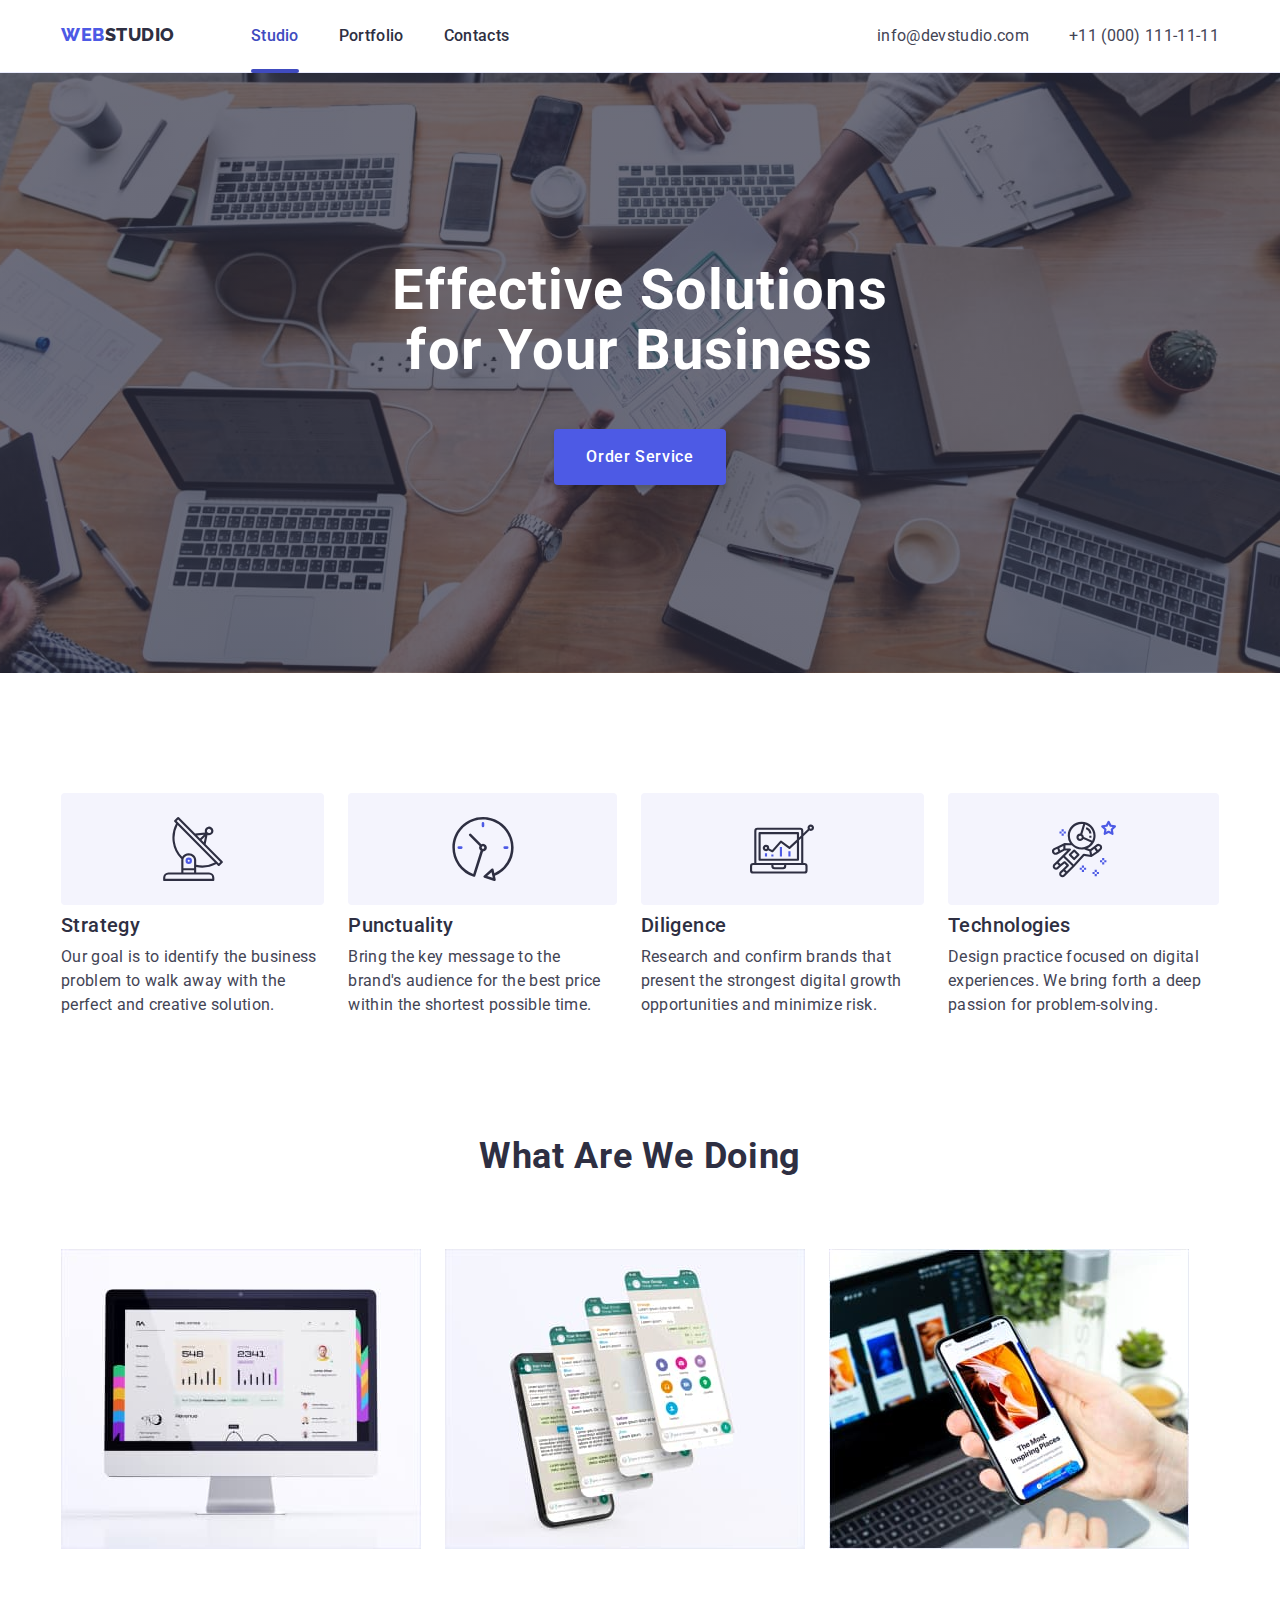
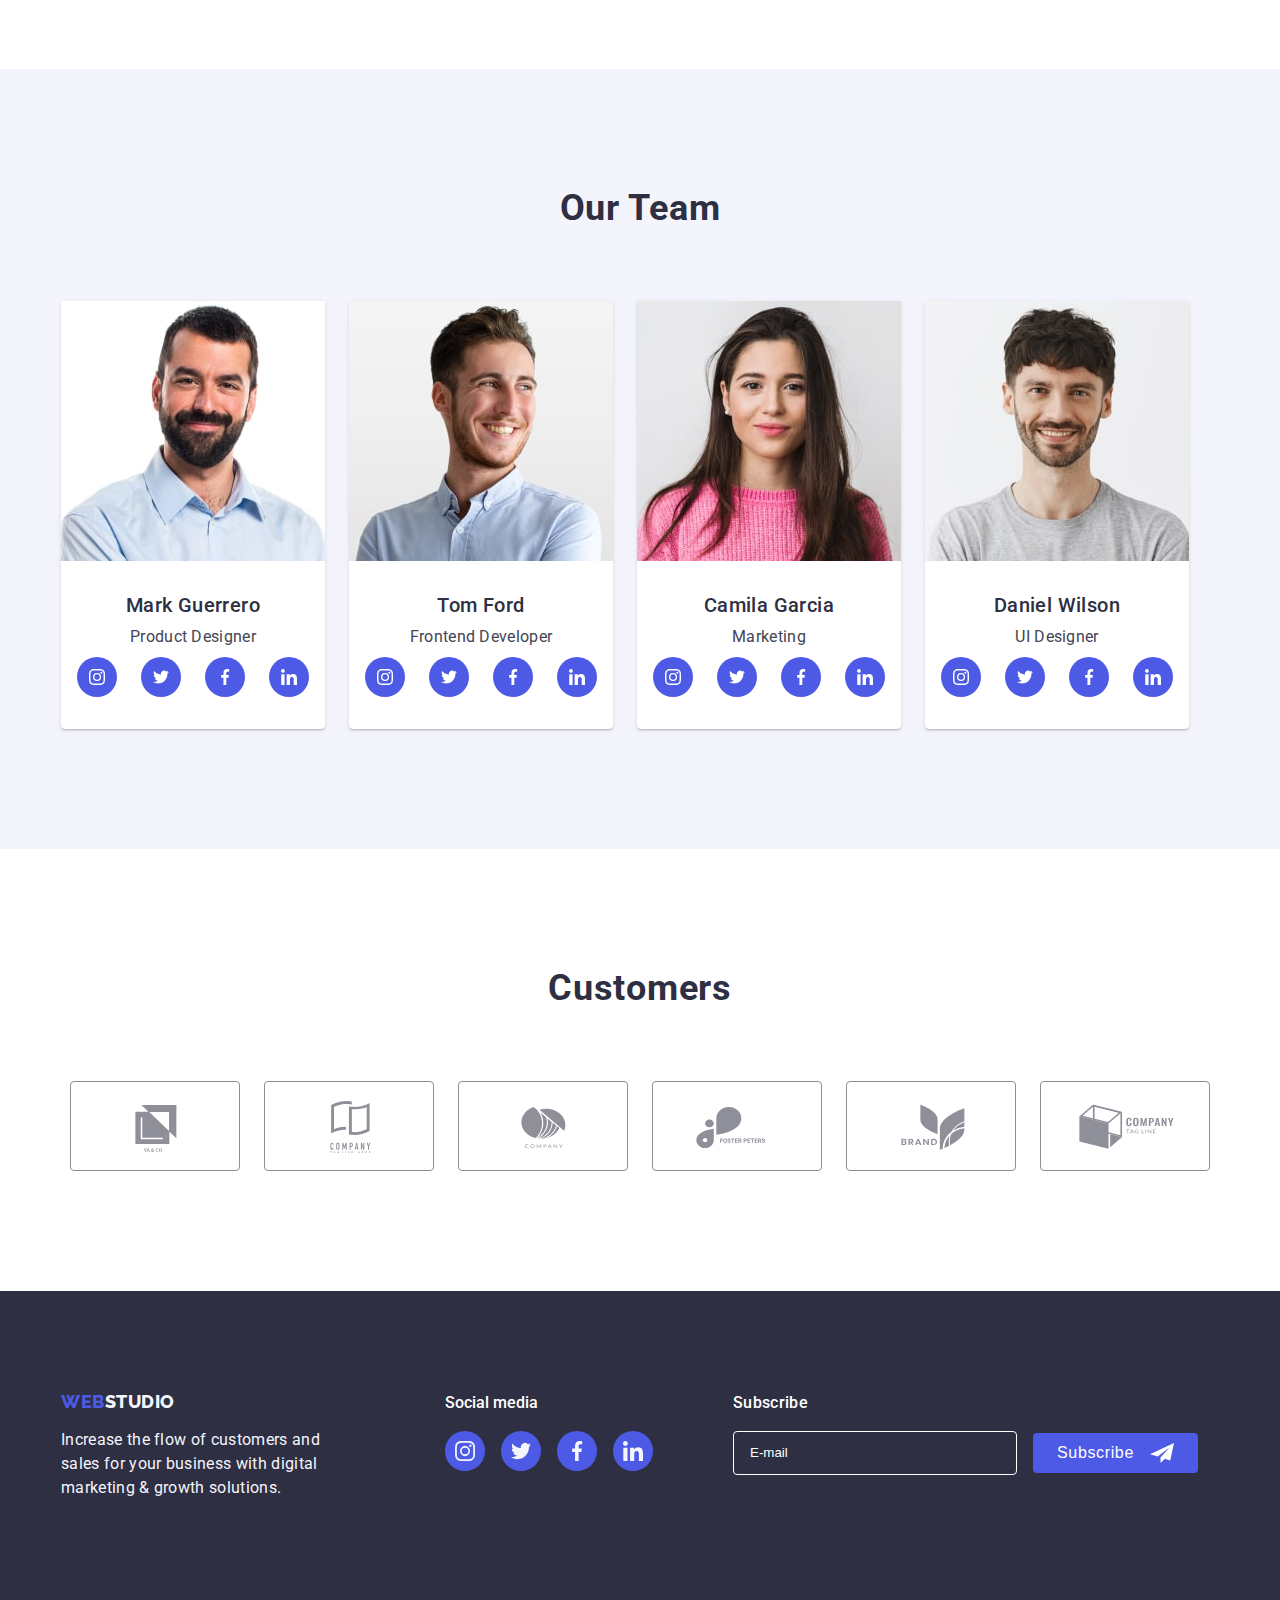
<file: index.html>
<!DOCTYPE html>
<html lang="en">
  <head>
    <meta charset="UTF-8" />
    <meta http-equiv="X-UA-Compatible" content="IE=edge" />
    <meta name="viewport" content="width=device-width, initial-scale=1.0" />
    <title>WebStudio</title>
    <link rel="preconnect" href="https://fonts.googleapis.com" />
    <link rel="preconnect" href="https://fonts.gstatic.com" crossorigin />
    <link
      href="https://fonts.googleapis.com/css2?family=Raleway:wght@800&family=Roboto:wght@400;500;700;900&display=swap"
      rel="stylesheet"
    />
    <link
      rel="stylesheet"
      href="https://cdnjs.cloudflare.com/ajax/libs/modern-normalize/1.1.0/modern-normalize.min.css"
      integrity="sha512-wpPYUAdjBVSE4KJnH1VR1HeZfpl1ub8YT/NKx4PuQ5NmX2tKuGu6U/JRp5y+Y8XG2tV+wKQpNHVUX03MfMFn9Q=="
      crossorigin="anonymous"
      referrerpolicy="no-referrer"
    />
    <link rel="stylesheet" href="./css/styles.css" />
  </head>
  <body>
    <header class="header">
      <div class="container">
        <nav class="header-navigation main-navigation">
          <a class="logo-link link" href="./index.html"
            >Web<span class="header-span">Studio</span>
          </a>
          <ul class="header-list list">
            <li class="header-item">
              <a class="header-link link curent active-link" href="./index.html"
                >Studio</a
              >
            </li>
            <li class="header-item">
              <a class="header-link link" href="./portfolio.html">Portfolio</a>
            </li>
            <li class="header-item">
              <a class="header-link link" href="">Contacts</a>
            </li>
          </ul>

          <address class="header-contacts main-navigation">
            <ul class="contacts-list list">
              <li class="contact-item">
                <a class="contact-link link" href="mailto:info@devstudio.com"
                  >info@devstudio.com</a
                >
              </li>
              <li class="contact-item">
                <a class="contact-link link" href="tel:+110001111111"
                  >+11 (000) 111-11-11</a
                >
              </li>
            </ul>
          </address>
        </nav>
      </div>
    </header>

    <main>
      <div class="overlay">
        <section class="hero">
          <h1 class="hero-title">Effective Solutions<br />for Your Business</h1>
          <button class="hero-button" data-modal-open type="button">
            Order Service
          </button>
        </section>
      </div>

      <section class="features section">
        <div class="container">
          <h2 class="visually-hidden features-title">Features</h2>
          <ul class="features-list list">
            <li class="features-item icon-antenna">
              <div class="features-background-icon">
                <svg class="sambol-defs-icon" width="64" height="64">
                  <use href="./images/icons.svg#icon-antenna"></use>
                </svg>
              </div>
              <h3 class="features-subtitle">Strategy</h3>
              <p class="features-text">
                Our goal is to identify the business problem to walk away with
                the perfect and creative solution.
              </p>
            </li>
            <li class="features-item">
              <div class="features-background-icon">
                <svg class="symbol-defs-icon" width="64" height="64">
                  <use href="./images/icons.svg#icon-clock"></use>
                </svg>
              </div>
              <h3 class="features-subtitle">Punctuality</h3>
              <p class="features-text">
                Bring the key message to the brand's audience for the best price
                within the shortest possible time.
              </p>
            </li>
            <li class="features-item">
              <div class="features-background-icon">
                <svg class="symbol-defs-icon" width="64" height="64">
                  <use href="./images/icons.svg#icon-diagram"></use>
                </svg>
              </div>
              <h3 class="features-subtitle">Diligence</h3>
              <p class="features-text">
                Research and confirm brands that present the strongest digital
                growth opportunities and minimize risk.
              </p>
            </li>
            <li class="features-item">
              <div class="features-background-icon">
                <svg class="symbol-defs-icon" width="64" height="64">
                  <use href="./images/icons.svg#icon-astronaut"></use>
                </svg>
              </div>
              <h3 class="features-subtitle">Technologies</h3>
              <p class="features-text">
                Design practice focused on digital experiences. We bring forth a
                deep passion for problem-solving.
              </p>
            </li>
          </ul>
        </div>
      </section>

      <section class="work section">
        <div class="container">
          <h2 class="work-title">What are we doing</h2>
          <ul class="work-list list">
            <li class="work-item">
              <img
                src="./images/img1-section2.jpg"
                alt="Computer"
                width="360"
                height="300"
              />
            </li>
            <li class="work-item">
              <img
                src="./images/img2-section2.jpg"
                alt="Phone screens"
                width="360"
                height="300"
              />
            </li>
            <li class="work-item">
              <img
                src="./images/img3-section2.jpg"
                alt="Phone and computer"
                width="360"
                height="300"
              />
            </li>
          </ul>
        </div>
      </section>

      <section class="team section">
        <div class="container">
          <h2 class="team-title">Our Team</h2>
          <ul class="team-list list">
            <li class="team-item">
              <img
                src="./images/cards1-section3.jpg"
                alt="Mark Guerrero"
                width="264"
              />
              <div class="card-content">
                <h3 class="team-name">Mark Guerrero</h3>
                <p class="team-text">Product Designer</p>
                <ul class="person-social-list list">
                  <li class="person-social-item">
                    <a href="" class="person-social-link link">
                      <svg class="person-social-icon" width="16" height="16">
                        <use href="./images/icons.svg#icon-instagram"></use>
                      </svg>
                    </a>
                  </li>
                  <li class="person-social-item">
                    <a href="" class="person-social-link link">
                      <svg class="person-social-icon" width="16" height="16">
                        <use href="./images/icons.svg#icon-twitter"></use>
                      </svg>
                    </a>
                  </li>
                  <li class="person-social-item">
                    <a href="" class="person-social-link link">
                      <svg class="person-social-icon" width="16" height="16">
                        <use href="./images/icons.svg#icon-facebook"></use>
                      </svg>
                    </a>
                  </li>
                  <li class="person-social-item">
                    <a href="" class="person-social-link link">
                      <svg class="person-social-icon" width="16" height="16">
                        <use href="./images/icons.svg#icon-linkedin"></use>
                      </svg>
                    </a>
                  </li>
                </ul>
              </div>
            </li>
            <li class="team-item">
              <img
                src="./images/cards2-section3.jpg"
                alt="Tom Ford"
                width="264"
              />
              <div class="card-content">
                <h3 class="team-name">Tom Ford</h3>
                <p class="team-text">Frontend Developer</p>
                <ul class="person-social-list list">
                  <li class="person-social-item">
                    <a href="" class="person-social-link link">
                      <svg class="person-social-icon" width="16" height="16">
                        <use href="./images/icons.svg#icon-instagram"></use>
                      </svg>
                    </a>
                  </li>
                  <li class="person-social-item">
                    <a href="" class="person-social-link link">
                      <svg class="person-social-icon" width="16" height="16">
                        <use href="./images/icons.svg#icon-twitter"></use>
                      </svg>
                    </a>
                  </li>
                  <li class="person-social-item">
                    <a href="" class="person-social-link link">
                      <svg class="person-social-icon" width="16" height="16">
                        <use href="./images/icons.svg#icon-facebook"></use>
                      </svg>
                    </a>
                  </li>
                  <li class="person-social-item">
                    <a href="" class="person-social-link link">
                      <svg class="person-social-icon" width="16" height="16">
                        <use href="./images/icons.svg#icon-linkedin"></use>
                      </svg>
                    </a>
                  </li>
                </ul>
              </div>
            </li>
            <li class="team-item">
              <img
                src="./images/cards3-section3.jpg"
                alt="Camila Garcia"
                width="264"
              />
              <div class="card-content">
                <h3 class="team-name">Camila Garcia</h3>
                <p class="team-text">Marketing</p>
                <ul class="person-social-list list">
                  <li class="person-social-item">
                    <a href="" class="person-social-link link">
                      <svg class="person-social-icon" width="16" height="16">
                        <use href="./images/icons.svg#icon-instagram"></use>
                      </svg>
                    </a>
                  </li>
                  <li class="person-social-item">
                    <a href="" class="person-social-link link">
                      <svg class="person-social-icon" width="16" height="16">
                        <use href="./images/icons.svg#icon-twitter"></use>
                      </svg>
                    </a>
                  </li>
                  <li class="person-social-item">
                    <a href="" class="person-social-link link">
                      <svg class="person-social-icon" width="16" height="16">
                        <use href="./images/icons.svg#icon-facebook"></use>
                      </svg>
                    </a>
                  </li>
                  <li class="person-social-item">
                    <a href="" class="person-social-link link">
                      <svg class="person-social-icon" width="16" height="16">
                        <use href="./images/icons.svg#icon-linkedin"></use>
                      </svg>
                    </a>
                  </li>
                </ul>
              </div>
            </li>
            <li class="team-item">
              <img
                src="./images/cards4-section3.jpg"
                alt="Daniel Wilson"
                width="264"
              />
              <div class="card-content">
                <h3 class="team-name">Daniel Wilson</h3>

                <p class="team-text">UI Designer</p>
                <ul class="person-social-list list">
                  <li class="person-social-item">
                    <a href="" class="person-social-link link">
                      <svg class="person-social-icon" width="16" height="16">
                        <use href="./images/icons.svg#icon-instagram"></use>
                      </svg>
                    </a>
                  </li>
                  <li class="person-social-item">
                    <a href="" class="person-social-link link">
                      <svg class="person-social-icon" width="16" height="16">
                        <use href="./images/icons.svg#icon-twitter"></use>
                      </svg>
                    </a>
                  </li>
                  <li class="person-social-item">
                    <a href="" class="person-social-link link">
                      <svg class="person-social-icon" width="16" height="16">
                        <use href="./images/icons.svg#icon-facebook"></use>
                      </svg>
                    </a>
                  </li>
                  <li class="person-social-item">
                    <a href="" class="person-social-link link">
                      <svg class="person-social-icon" width="16" height="16">
                        <use href="./images/icons.svg#icon-linkedin"></use>
                      </svg>
                    </a>
                  </li>
                </ul>
              </div>
            </li>
          </ul>
        </div>
      </section>

      <section class="customers">
        <div class="container">
          <h2 class="customers-title">Customers</h2>
          <ul class="customers-list list">
            <li class="customers-item">
              <a href="" class="customers-item-link link">
                <svg class="customers-icon" width="104" height="56">
                  <use href="./images/icons.svg#icon-client-1"></use>
                </svg>
              </a>
            </li>
            <li class="customers-item">
              <a href="" class="customers-item-link link">
                <svg class="customers-icon" width="104" height="56">
                  <use href="./images/icons.svg#icon-client-2"></use>
                </svg>
              </a>
            </li>
            <li class="customers-item">
              <a href="" class="customers-item-link link">
                <svg class="customers-icon" width="104" height="56">
                  <use href="./images/icons.svg#icon-client-3"></use>
                </svg>
              </a>
            </li>
            <li class="customers-item">
              <a href="" class="customers-item-link link">
                <svg class="customers-icon" width="104" height="56">
                  <use href="./images/icons.svg#icon-client-4"></use>
                </svg>
              </a>
            </li>
            <li class="customers-item">
              <a href="" class="customers-item-link link">
                <svg class="customers-icon" width="104" height="56">
                  <use href="./images/icons.svg#icon-client-5"></use>
                </svg>
              </a>
            </li>
            <li class="customers-item">
              <a href="" class="customers-item-link link">
                <svg class="customers-icon" width="104" height="56">
                  <use href="./images/icons.svg#icon-client-6"></use>
                </svg>
              </a>
            </li>
          </ul>
        </div>
      </section>
    </main>

    <footer class="footer">
      <div class="container footer-all-social">
        <div class="footer-all-text">
          <a class="logo-link link" href="./index.html"
            >Web<span class="footer-span">Studio</span>
          </a>
          <p class="footer-slogan">
            Increase the flow of customers and sales for your business with
            digital marketing & growth solutions.
          </p>
        </div>

        <div class="social-media">
          <p class="social-name">Social media</p>
          <ul class="footer-social-list list">
            <li class="footer-social-item">
              <a href="" class="footer-social-link link">
                <svg class="footer-social-icon" width="208" height="80">
                  <use href="./images/icons.svg#icon-instagram"></use>
                </svg>
              </a>
            </li>
            <li class="footer-social-item">
              <a href="" class="footer-social-link link">
                <svg class="footer-social-icon" width="208" height="80">
                  <use href="./images/icons.svg#icon-twitter"></use>
                </svg>
              </a>
            </li>
            <li class="footer-social-item">
              <a href="" class="footer-social-link link">
                <svg class="footer-social-icon" width="208" height="80">
                  <use href="./images/icons.svg#icon-facebook"></use>
                </svg>
              </a>
            </li>
            <li class="footer-social-item">
              <a href="" class="footer-social-link link">
                <svg class="footer-social-icon" width="208" height="80">
                  <use href="./images/icons.svg#icon-linkedin"></use>
                </svg>
              </a>
            </li>
          </ul>
        </div>

        <div class="footer-input-field">
          <p class="input-name">Subscribe</p>
          <form class="footer-form">
            <input
              type="text"
              name="online-name"
              id="online-name"
              class="footer-input"
              placeholder="E-mail"
            />
            <label for="online-name" class="footer-input-label"></label>
            <button type="submit" class="subscribe-button">
              Subscribe<svg class="svg-button" width="24" height="24">
                <use href="./images/icons.svg#icon-paper-plane"></use>
              </svg>
            </button>
          </form>
        </div>
      </div>
    </footer>

    <div class="backdrop is-hidden" data-modal>
      <div class="modal">
        <button type="button" class="modal-close-button" data-modal-close>
          <svg class="close-modal-icon" width="8" height="8">
            <use href="./images/icons.svg#icon-close-modal"></use>
          </svg>
        </button>

        <p class="modal-title">Leave your contacts and we will call you back</p>
        <form class="modal-form">
          <label class="modal-form-field">
            <span class="modal-form-input-desc">Name</span>
            <span class="modal-form-input-wrapper">
              <input
                type="text"
                class="modal-form-input"
                required
                pattern="^[a-zA-Z]"
                minlength="2"
              />
              <svg class="modal-form-input-icon" width="18" height="24">
                <use href="./images//icons.svg#icon-person-input"></use>
              </svg>
            </span>
          </label>

          <label class="modal-form-field">
            <span class="modal-form-input-desc">Phone</span>
            <span class="modal-form-input-wrapper">
              <input
                type="tel"
                name="user-phone"
                class="modal-form-input"
                required
                pattern="[0-9]"
              />
              <svg class="modal-form-input-icon" width="18" height="24">
                <use href="./images//icons.svg#icon-phone-input"></use>
              </svg>
            </span>
          </label>

          <label class="modal-form-field">
            <span class="modal-form-input-desc">Email</span>
            <span class="modal-form-input-wrapper">
              <input type="email" name="user-phone" class="modal-form-input" />
              <svg class="modal-form-input-icon" width="18" height="24">
                <use href="./images//icons.svg#icon-email-input"></use>
              </svg>
            </span>
          </label>

          <label class="modal-form-field comment-field">
            <span class="modal-form-input-desc">Comment</span>
            <textarea
              name="user-message"
              class="modal-form-message"
              placeholder="Text input"
            ></textarea>
          </label>
          <input
            id="user-policy"
            type="checkbox"
            name="user-policy"
            class="modal-form-check visually-hidden"
          />
          <label for="user-policy" class="modal-form-check-desc"
            >I accept the terms and conditions of the&nbsp;
            <a href="" class="policy-link">Privacy Policy</a></label
          >
          <button type="submit" class="modal-form-submit">Send</button>
        </form>
      </div>
    </div>
    <script src="./js/modal.js"></script>
  </body>
</html>
</file>
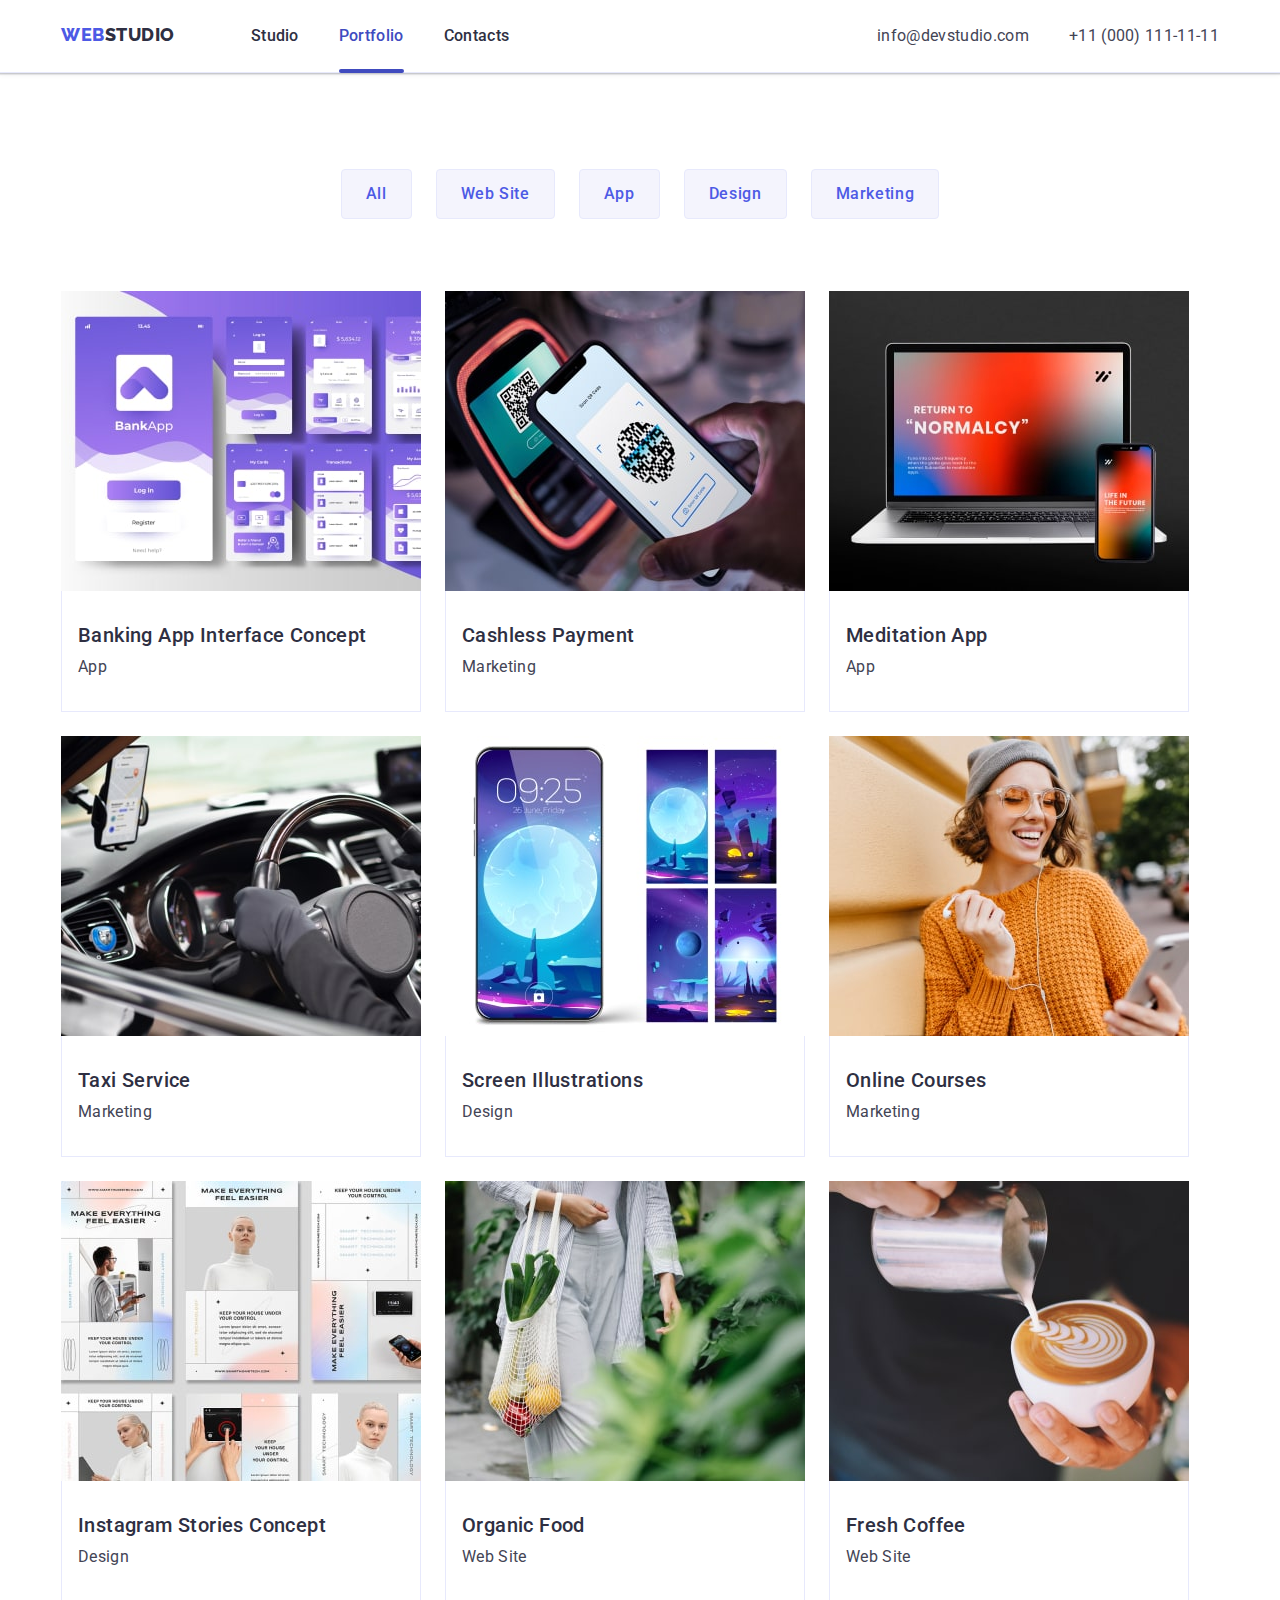
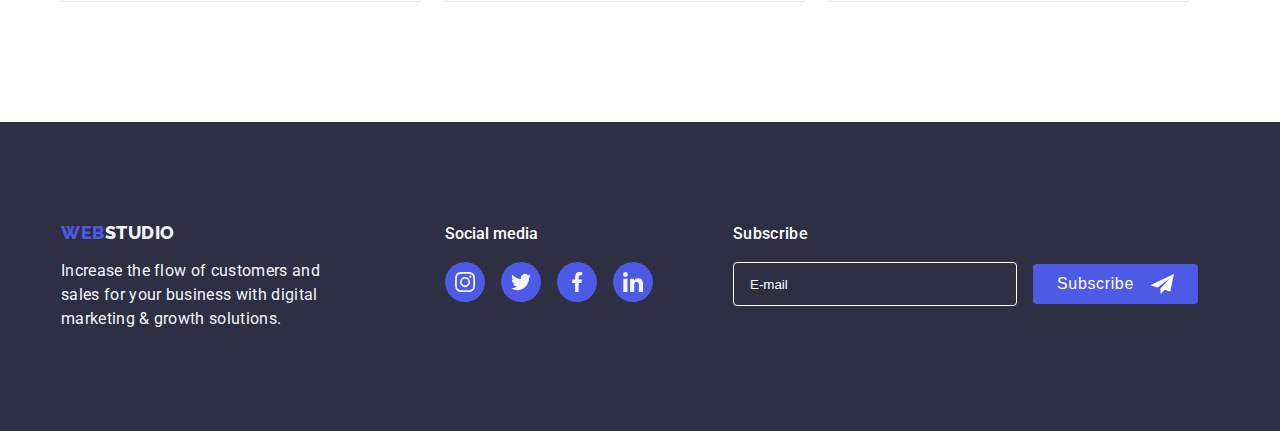
<file: portfolio.html>
<!DOCTYPE html>
<html lang="en">
  <head>
    <meta charset="UTF-8" />
    <meta http-equiv="X-UA-Compatible" content="IE=edge" />
    <meta name="viewport" content="width=device-width, initial-scale=1.0" />
    <title>WebStudio</title>
    <link rel="preconnect" href="https://fonts.googleapis.com" />
    <link rel="preconnect" href="https://fonts.gstatic.com" crossorigin />
    <link
      href="https://fonts.googleapis.com/css2?family=Raleway:wght@800&family=Roboto:wght@400;500;700;900&display=swap"
      rel="stylesheet"
    />
    <link
      rel="stylesheet"
      href="https://cdnjs.cloudflare.com/ajax/libs/modern-normalize/1.1.0/modern-normalize.min.css"
      integrity="sha512-wpPYUAdjBVSE4KJnH1VR1HeZfpl1ub8YT/NKx4PuQ5NmX2tKuGu6U/JRp5y+Y8XG2tV+wKQpNHVUX03MfMFn9Q=="
      crossorigin="anonymous"
      referrerpolicy="no-referrer"
    />
    <link rel="stylesheet" href="./css/styles.css" />
  </head>
  <body>
    <header class="header">
      <div class="container">
        <nav class="header-navigation main-navigation">
          <a class="logo-link link" href="./index.html"
            >Web<span class="header-span">Studio</span>
          </a>
          <ul class="header-list list">
            <li class="header-item">
              <a class="header-link link" href="./index.html">Studio</a>
            </li>
            <li class="header-item">
              <a
                class="header-link link curent active-link"
                href="./portfolio.html"
                >Portfolio</a
              >
            </li>
            <li class="header-item">
              <a class="header-link link" href="">Contacts</a>
            </li>
          </ul>

          <address class="header-contacts main-navigation">
            <ul class="contacts-list list">
              <li class="contact-item">
                <a class="contact-link link" href="mailto:info@devstudio.com"
                  >info@devstudio.com</a
                >
              </li>
              <li class="contact-item">
                <a class="contact-link link" href="tel:+110001111111"
                  >+11 (000) 111-11-11</a
                >
              </li>
            </ul>
          </address>
        </nav>
      </div>
    </header>

    <main>
      <section class="section-portfolio">
        <div class="container">
          <h1 class="visually-hidden filter-title">Filter</h1>
          <ul class="filter-list list">
            <li class="filter-item">
              <button class="filter-button" type="button">All</button>
            </li>
            <li class="filter-item">
              <button class="filter-button" type="button">Web Site</button>
            </li>
            <li class="filter-item">
              <button class="filter-button" type="button">App</button>
            </li>
            <li class="filter-item">
              <button class="filter-button" type="button">Design</button>
            </li>
            <li class="filter-item">
              <button class="filter-button" type="button">Marketing</button>
            </li>
          </ul>

          <ul class="category-list list">
            <li class="category-item">
              <a class="category-link link" href="">
                <div class="portfolio-cover-wrap">
                  <img
                    src="./images/img-portfolio-1-min.jpg"
                    alt="Banking App Interface Concept"
                    width="360"
                  />
                  <p class="overlay-text">
                    14 Stylish and User-Friendly App Design Concepts · Task
                    Manager App · Calorie Tracker App · Exotic Fruit Ecommerce
                    App · Cloud Storage App
                  </p>
                </div>
                <div class="card-content-portfolio">
                  <h2 class="category-name">Banking App Interface Concept</h2>
                  <p class="category-text">App</p>
                </div>
              </a>
            </li>
            <li class="category-item">
              <a class="category-link link" href="">
                <div class="portfolio-cover-wrap">
                  <img
                    src="./images/img-portfolio-2-min.jpg"
                    alt="Cashless Payment"
                    width="360"
                  />
                  <p class="overlay-text">
                    14 Stylish and User-Friendly App Design Concepts · Task
                    Manager App · Calorie Tracker App · Exotic Fruit Ecommerce
                    App · Cloud Storage App
                  </p>
                </div>

                <div class="card-content-portfolio">
                  <h2 class="category-name">Cashless Payment</h2>
                  <p class="category-text">Marketing</p>
                </div>
              </a>
            </li>
            <li class="category-item">
              <a class="category-link link" href="">
                <div class="portfolio-cover-wrap">
                  <img
                    src="./images/img-portfolio-3-min.jpg"
                    alt="Meditation App"
                    width="360"
                  />
                  <p class="overlay-text">
                    14 Stylish and User-Friendly App Design Concepts · Task
                    Manager App · Calorie Tracker App · Exotic Fruit Ecommerce
                    App · Cloud Storage App
                  </p>
                </div>

                <div class="card-content-portfolio">
                  <h2 class="category-name">Meditation App</h2>
                  <p class="category-text">App</p>
                </div>
              </a>
            </li>
            <li class="category-item">
              <a class="category-link link" href="">
                <div class="portfolio-cover-wrap">
                  <img
                    src="./images/img-portfolio-4-min.jpg"
                    alt="Taxi Service"
                    width="360"
                  />
                  <p class="overlay-text">
                    14 Stylish and User-Friendly App Design Concepts · Task
                    Manager App · Calorie Tracker App · Exotic Fruit Ecommerce
                    App · Cloud Storage App
                  </p>
                </div>

                <div class="card-content-portfolio">
                  <h2 class="category-name">Taxi Service</h2>
                  <p class="category-text">Marketing</p>
                </div>
              </a>
            </li>
            <li class="category-item">
              <a class="category-link link" href="">
                <div class="portfolio-cover-wrap">
                  <img
                    src="./images/img-portfolio-5-min.jpg"
                    alt="Screen Illustrations"
                    width="360"
                  />
                  <p class="overlay-text">
                    14 Stylish and User-Friendly App Design Concepts · Task
                    Manager App · Calorie Tracker App · Exotic Fruit Ecommerce
                    App · Cloud Storage App
                  </p>
                </div>

                <div class="card-content-portfolio">
                  <h2 class="category-name">Screen Illustrations</h2>
                  <p class="category-text">Design</p>
                </div>
              </a>
            </li>
            <li class="category-item">
              <a class="category-link link" href="">
                <div class="portfolio-cover-wrap">
                  <img
                    src="./images/img-portfolio-6-min.jpg"
                    alt="Online Courses"
                    width="360"
                  />
                  <p class="overlay-text">
                    14 Stylish and User-Friendly App Design Concepts · Task
                    Manager App · Calorie Tracker App · Exotic Fruit Ecommerce
                    App · Cloud Storage App
                  </p>
                </div>

                <div class="card-content-portfolio">
                  <h2 class="category-name">Online Courses</h2>
                  <p class="category-text">Marketing</p>
                </div>
              </a>
            </li>
            <li class="category-item">
              <a class="category-link link" href="">
                <div class="portfolio-cover-wrap">
                  <img
                    src="./images/img-portfolio-7-min.jpg"
                    alt="Instagram Stories Concept"
                    width="360"
                  />
                  <p class="overlay-text">
                    14 Stylish and User-Friendly App Design Concepts · Task
                    Manager App · Calorie Tracker App · Exotic Fruit Ecommerce
                    App · Cloud Storage App
                  </p>
                </div>

                <div class="card-content-portfolio">
                  <h2 class="category-name">Instagram Stories Concept</h2>
                  <p class="category-text">Design</p>
                </div>
              </a>
            </li>
            <li class="category-item">
              <a class="category-link link" href="">
                <div class="portfolio-cover-wrap">
                  <img
                    src="./images/img-portfolio-8-min.jpg"
                    alt="Organic Food"
                    width="360"
                  />
                  <p class="overlay-text">
                    14 Stylish and User-Friendly App Design Concepts · Task
                    Manager App · Calorie Tracker App · Exotic Fruit Ecommerce
                    App · Cloud Storage App
                  </p>
                </div>

                <div class="card-content-portfolio">
                  <h2 class="category-name">Organic Food</h2>
                  <p class="category-text">Web Site</p>
                </div>
              </a>
            </li>
            <li class="category-item">
              <a class="category-link link" href="">
                <div class="portfolio-cover-wrap">
                  <img
                    src="./images/img-portfolio-9-min.jpg"
                    alt="Fresh Coffee"
                    width="360"
                  />
                  <p class="overlay-text">
                    14 Stylish and User-Friendly App Design Concepts · Task
                    Manager App · Calorie Tracker App · Exotic Fruit Ecommerce
                    App · Cloud Storage App
                  </p>
                </div>

                <div class="card-content-portfolio">
                  <h2 class="category-name">Fresh Coffee</h2>
                  <p class="category-text">Web Site</p>
                </div>
              </a>
            </li>
          </ul>
        </div>
      </section>
    </main>

    <footer class="footer">
      <div class="container footer-all-social">
        <div class="footer-all-text">
          <a class="logo-link link" href="./index.html"
            >Web<span class="footer-span">Studio</span>
          </a>
          <p class="footer-slogan">
            Increase the flow of customers and sales for your business with
            digital marketing & growth solutions.
          </p>
        </div>

        <div class="social-media">
          <p class="social-name">Social media</p>
          <ul class="footer-social-list list">
            <li class="footer-social-item">
              <a href="" class="footer-social-link link">
                <svg class="footer-social-icon" width="208" height="80">
                  <use href="./images/icons.svg#icon-instagram"></use>
                </svg>
              </a>
            </li>
            <li class="footer-social-item">
              <a href="" class="footer-social-link link">
                <svg class="footer-social-icon" width="208" height="80">
                  <use href="./images/icons.svg#icon-twitter"></use>
                </svg>
              </a>
            </li>
            <li class="footer-social-item">
              <a href="" class="footer-social-link link">
                <svg class="footer-social-icon" width="208" height="80">
                  <use href="./images/icons.svg#icon-facebook"></use>
                </svg>
              </a>
            </li>
            <li class="footer-social-item">
              <a href="" class="footer-social-link link">
                <svg class="footer-social-icon" width="208" height="80">
                  <use href="./images/icons.svg#icon-linkedin"></use>
                </svg>
              </a>
            </li>
          </ul>
        </div>

        <div class="footer-input-field">
          <p class="input-name">Subscribe</p>
          <form class="footer-form">
            <input
              type="text"
              name="online-name"
              id="online-name"
              class="footer-input"
              placeholder="E-mail"
            />
            <label for="online-name" class="footer-input-label"></label>
            <button type="submit" class="subscribe-button">
              Subscribe<svg class="svg-button" width="24" height="24">
                <use href="./images/icons.svg#icon-paper-plane"></use>
              </svg>
            </button>
          </form>
        </div>
      </div>
    </footer>
  </body>
</html>
</file>
<file: css/styles.css>
:root {
  --primary-brand-color: #4d5ae5;
  --pressed-state-color: #404bbf;
  --dark-color: #2e2f42;
  --success-color: #31d0aa;
  --text-color: #434455;
  --subtle-text-color: #8e8f99;
  --accent-color: #e7e9fc;
  --light-color: #f4f4fd;
  --modal-overlay-color: rgba(46, 47, 66, 0.4);
  --hero-background-color: rgba(46, 47, 66, 0.7);
  --white-background-color: #ffffff;
  --modal-background-color: #fcfcfc;
  --bg-gradient-color: linear-gradient(
    rgba(46, 47, 66, 0.7),
    rgba(46, 47, 66, 0.7)
  );
}

html {
  box-sizing: border-box;
}
*,
*::before,
*::after {
}

p,
h1,
h2,
h3,
h4,
h5,
h6 {
  margin: 0;
}
ul {
  margin: 0;
  padding-left: 0;
}

img {
  display: block;
  max-width: 100%;
  height: auto;
}

button {
  cursor: pointer;
}

body {
  margin: 0 auto;
  font-family: "Roboto", sans-serif;
  color: var(--text-color);
  background-color: var(--white-background-color);
}

.container {
  margin-left: auto;
  margin-right: auto;
  width: 1158px;
  padding-left: 15px;
  padding-right: 15px;
}

.section {
  padding-bottom: 120px;
}

.list {
  list-style: none;
  padding: 0;
  margin: 0;
}
.link {
  text-decoration: none;
}

.visually-hidden {
  position: absolute;
  width: 1px;
  height: 1px;
  margin: -1px;
  padding: 0;
  overflow: hidden;
  border: 0;
  clip: rect(0 0 0 0);
}

/**--------------------------------------------Header-------------------------------------------*/

.header {
  background: var(--white-background-color);
  padding-top: 24px;
  padding-bottom: 24px;
  border-bottom: 1px solid var(--accent-color);
  box-shadow: 0px 2px 1px rgba(46, 47, 66, 0.08),
    0px 1px 1px rgba(46, 47, 66, 0.16), 0px 1px 6px rgba(46, 47, 66, 0.08);
}

.curent {
  position: relative;
}

.curent::after {
  position: absolute;
  content: "";
  width: 100%;
  height: 4px;
  left: 0;
  bottom: -28px;
  display: block;
  background-color: var(--pressed-state-color);
  border-radius: 2px;
  margin-top: 24px;
}

.logo-link {
  font-family: "Raleway", sans-serif;
  font-style: normal;
  color: var(--primary-brand-color);
  font-weight: 800;
  font-size: 18px;
  line-height: 1.17;
  letter-spacing: 0.03em;
  text-transform: uppercase;
}
.header-span {
  color: var(--dark-color);
}
.header-link {
  color: var(--dark-color);
  font-weight: 500;
  font-size: 16px;
  line-height: 1.5;
  letter-spacing: 0.02em;
  transition: color 250ms cubic-bezier(0.4, 0, 0.2, 1);
}
.active-link {
  color: var(--pressed-state-color);
}
.list {
}
.header-list {
  display: block;
  display: flex;
  margin-left: 76px;
}

.header-item:not(:last-child) {
  margin-right: 40px;
}
.header-link {
}

.header-contacts {
  margin-left: auto;
  font-style: normal;
}

.contacts-list {
  display: flex;
}
.contact-item:not(:last-child) {
  margin-right: 40px;
}

.contacts-list .contact-link {
  font-weight: 400;
  font-size: 16px;
  line-height: 1.5;
  letter-spacing: 0.02em;
  color: var(--text-color);
  transition: color 250ms cubic-bezier(0.4, 0, 0.2, 1);
}

.contact-link:hover,
.contact-link:focus {
  color: var(--pressed-state-color);
}

.contacts-list .contact-item {
}

/**------------------------------------------Hero-------------------------------------------*/
.main-navigation {
  display: flex;
  text-align: center;
}
.hero {
  text-align: center;
  padding-top: 188px;
  padding-bottom: 188px;
}
.overlay {
  max-width: 1440px;
  max-height: 600px;
  margin-left: auto;
  margin-right: auto;
  background-image: linear-gradient(
      rgba(46, 47, 66, 0.7),
      rgba(46, 47, 66, 0.7)
    ),
    url(../images/people-office.jpg);

  background-color: #2e2f42;
  background-repeat: no-repeat;
  background-position: center;
  background-size: cover;
}
.hero-title {
  margin-top: 0;
  margin-bottom: 48px;

  font-weight: 700;
  font-size: 56px;
  line-height: 1.07;
  letter-spacing: 0.02em;
  color: var(--white-background-color);
}
.hero-button {
  font-family: "Roboto", sans-serif;
  font-style: normal;
  font-weight: 500;
  font-size: 16px;
  line-height: 1.5;
  letter-spacing: 0.04em;
  color: var(--white-background-color);
  cursor: pointer;
  background: var(--primary-brand-color);
  box-shadow: 0px 4px 4px rgba(0, 0, 0, 0.15);
  border-radius: 4px;
  padding: 16px 32px;
  border: transparent;
  transition: background-color 250ms cubic-bezier(0.4, 0, 0.2, 1);
}

.hero-button:hover,
.hero-button:focus {
  background-color: var(--pressed-state-color);
}

/**------------------------------------------Section 1-------------------------------------------*/

.features {
  padding-top: 120px;
}
.features-background-icon {
  height: 112px;
  border: none;
  border-radius: 4px;
  margin-bottom: 8px;
  display: flex;
  justify-content: center;
  align-content: center;
  align-items: center;
  background: var(--light-color);
  border-radius: 4px;
}
.features-title {
}

.features-list {
  display: flex;
  gap: 24px;
}
.features-item {
  width: calc((100%-72px) / 4);
}

.features-subtitle {
  font-weight: 500;
  font-size: 20px;
  line-height: 1.2;
  letter-spacing: 0.02em;
  color: var(--dark-color);
  margin-bottom: 8px;
}

.features-text {
  font-weight: 400;
  font-size: 16px;
  line-height: 1.5;
  letter-spacing: 0.02em;
  color: var(--text-color);
}
/**------------------------------------------Section 2-------------------------------------------*/

.work {
}
.work-list {
  display: flex;
}
.work-title {
  font-weight: 700;
  font-size: 36px;
  line-height: 1.11;
  text-align: center;
  letter-spacing: 0.02em;
  text-transform: capitalize;
  color: var(--dark-color);
  margin-bottom: 72px;
}
.work-item {
  margin-right: 24px;
}

.work-item:last-child {
  margin-right: 0;
}

/**------------------------------------------Section 3-------------------------------------------*/

.team {
}
.team-title {
  font-weight: 700;
  font-size: 36px;
  line-height: 1.11;
  text-align: center;
  letter-spacing: 0.02em;
  text-transform: capitalize;
  color: var(--dark-color);
  margin-bottom: 72px;
}

.team {
  background-color: var(--light-color);
  padding-top: 120px;
}

.team-list {
  display: flex;
}
.team-item {
  width: 264px;
  margin-right: 24px;
  background-color: var(--white-background-color);
  box-shadow: 0px 1px 6px rgba(46, 47, 66, 0.08),
    0px 1px 1px rgba(46, 47, 66, 0.16), 0px 2px 1px rgba(46, 47, 66, 0.08);
  border-radius: 0px 0px 4px 4px;
}
.team-item:last-child {
  margin-right: 0;
}
.card-content {
  padding-top: 32px;
  padding-bottom: 32px;
  text-align: center;
}
.team-name {
  margin-bottom: 8px;

  font-weight: 500;
  font-size: 20px;
  line-height: 1.2;
  letter-spacing: 0.02em;
  color: var(--dark-color);
}
.team-text {
  font-size: 16px;
  line-height: 1.5;
  letter-spacing: 0.02em;
  color: var(--text-color);
}

.person-social-list {
  display: flex;
  justify-content: center;
  gap: 24px;
  margin-top: 8px;
}
.person-social-item {
  width: 40px;
  height: 40px;
}
.person-social-link {
  width: 100%;
  height: 100%;
  border-radius: 50%;
  display: flex;
  align-items: center;
  justify-content: center;
  background-color: var(--primary-brand-color);
  transition: background-color 250ms cubic-bezier(0.4, 0, 0.2, 1);
}
.person-social-link:hover,
.person-social-link:focus {
  background-color: var(--pressed-state-color);
}
.person-social-icon {
  fill: var(--white-background-color);
}

.customers {
  padding-bottom: 120px;
  padding-top: 120px;
}

.customers-title {
  font-weight: 700;
  font-size: 36px;
  line-height: 1.11;
  text-align: center;
  letter-spacing: 0.02em;
  text-transform: capitalize;
  color: var(--dark-color);
  margin-bottom: 72px;
}
.customers-list {
  display: flex;
  justify-content: center;
  gap: 24px;
}
.customers-item-link {
  width: 168px;
  height: 88px;
  border: 1px solid var(--subtle-text-color);
  border-radius: 4px;
  display: flex;
  align-items: center;
  justify-content: center;
  color: var(--subtle-text-color);
  transition: border-color 250ms cubic-bezier(0.4, 0, 0.2, 1),
    color 250ms cubic-bezier(0.4, 0, 0.2, 1);
}
.customers-icon {
  fill: currentColor;
}
.customers-item-link:hover,
.customers-item-link:focus {
  border-color: var(--pressed-state-color);
  color: var(--pressed-state-color);
}
.customers-item-link:hover .customers-icon,
.customers-item-link:focus .customers-icon {
}
.footer {
  padding-top: 100px;
  padding-bottom: 100px;

  background-color: var(--dark-color);
}
.footer-all-text {
  width: 264px;
}
.logo-link-footer {
  font-family: "Raleway" sans-serif;
  font-style: normal;
  font-weight: 800;
  font-size: 18px;
  line-height: 1.17;
  letter-spacing: 0.03em;
  text-transform: uppercase;
  color: var(--primary-brand-color);
}
.footer-span {
  color: var(--light-color);
}
.footer-slogan {
  font-size: 16px;
  line-height: 1.5;
  letter-spacing: 0.02em;
  color: var(--light-color);

  margin-top: 16px;
}
.footer-all-social {
  display: flex;
}
.social-media {
  margin-left: 120px;
  width: 208px;
}
.social-name {
  font-weight: 500;
  font-size: 16px;
  line-height: 1.5;
  color: var(--white-background-color);
  margin-bottom: 16px;
  text-align: start;
}
.footer-social-list {
  display: flex;
  gap: 16px;
  justify-content: center;
}
.footer-social-item {
  width: 40px;
  height: 40px;
}
.footer-social-link {
  width: 100%;
  height: 100%;
  border-radius: 50%;
  display: flex;
  align-items: center;
  justify-content: center;
  background-color: var(--primary-brand-color);
  transition: background-color 250ms cubic-bezier(0.4, 0, 0.2, 1);
}
.footer-social-icon {
  fill: var(--light-color);
  width: 20px;
  height: 20px;
  background-position: center;
}
.footer-social-link:hover,
.footer-social-link:focus {
  background-color: var(--success-color);
}

.footer-input-field {
  position: relative;
  margin-left: 80px;
}
.input-name {
  color: var(--white-background-color);
  margin-bottom: 16px;
  font-weight: 500;
  font-size: 16px;
  line-height: 1.5;
  letter-spacing: 0.02em;
}

.footer-form {
  display: flex;
  flex-wrap: wrap;
  justify-content: space-between;
  align-items: center;
}
.footer-input {
  width: 264px;
  height: 40px;
  border: none;
  padding-left: 16px;
  background-color: transparent;
  border: 1px solid var(--white-background-color);
  border-radius: 4px;
  color: var(--white-background-color);
  outline: none;
}
.footer-input::placeholder {
  color: var(--white-background-color);
}
.subscribe-button {
  display: flex;
  width: 165px;
  height: 40px;
  background-color: var(--primary-brand-color);
  margin-left: 16px;
  border-radius: 4px;
  padding: 8px 24px;
  cursor: pointer;
  font-weight: 500;
  font-size: 16px;
  line-height: 1.5;
  align-items: center;
  text-align: center;
  justify-content: center;
  letter-spacing: 0.04em;
  border: 0;
  transition: background-color 250ms cubic-bezier(0.4, 0, 0.2, 1);
  color: var(--white-background-color);
  fill: var(--white-background-color);
}
.svg-button {
  color: var(--white-background-color);
  margin-left: 16px;
}

.subscribe-button:hover,
.subscribe-button:focus {
  background-color: var(--pressed-state-color);
}

.backdrop {
  position: fixed;
  top: 0;
  left: 0;
  z-index: 100;
  width: 100%;
  height: 100%;
  background-color: rgba(46, 47, 66, 0.4);
  opacity: 1;
  transition-property: opacity, visibility;
  transition-duration: 250ms;
  transition-timing-function: cubic-bezier(0.4, 0, 0.2, 1);
}
.backdrop.is-hidden {
  opacity: 0;
  visibility: hidden;
  pointer-events: none;
}

.modal {
  position: absolute;
  top: 50%;
  left: 50%;
  transform: translate(-50%, -50%);
  width: 408px;
  height: 584px;
  background-color: var(--modal-background-color);
  box-shadow: 0px 1px 1px rgba(0, 0, 0, 0.14), 0px 1px 3px rgba(0, 0, 0, 0.12),
    0px 2px 1px rgba(0, 0, 0, 0.2);
  border-radius: 4px;

  padding-left: 24px;
  padding-right: 24px;
  padding-top: 72px;
  padding-bottom: 24px;
}

.modal-close-button {
  display: flex;
  justify-content: center;
  align-items: center;
  width: 24px;
  height: 24px;
  border-radius: 50%;
  padding: 0;

  position: absolute;
  top: 24px;
  right: 24px;

  fill: var(--dark-color);
  background-color: var(--accent-color);
  border: 1px solid rgba(0, 0, 0, 0.1);

  transition-property: background-color, fill;
  transition-duration: 250ms;
  transition-timing-function: cubic-bezier(0.4, 0, 0.2, 1);
}

.modal-close-button:hover,
.modal-close-button:focus {
  background-color: var(--pressed-state-color);
  fill: var(--white-background-color);
}

.modal-close-button:hover .close-modal-icon,
.modal-close-button:focus .close-modal-icon {
}

.modal-title {
  font-weight: 500;
  font-size: 16px;
  line-height: 24px;
  text-align: center;
  letter-spacing: 0.02em;
  margin-bottom: 16px;
}
.modal-form {
  display: flex;
  flex-direction: column;
}
.modal-form-field {
  margin-bottom: 8px;
  width: 100%;
}
.modal-form-input {
  width: 100%;
  min-height: 40px;
  border: 1px solid rgba(46, 47, 66, 0.4);
  border-radius: 4px;
  padding-left: 38px;
  color: var(--dark-color);
  transition: border-color 250ms cubic-bezier(0.4, 0, 0.2, 1);
}
.modal-form-input:focus {
  border-color: var(--primary-brand-color);
  outline: none;
}

.modal-form-input-desc {
  display: block;
  font-size: 12px;
  line-height: 14px;
  letter-spacing: 0.04em;
  margin-bottom: 4px;
  color: var(--subtle-text-color);
}
.modal-form-input-wrapper {
  display: block;
  position: relative;
}
.modal-form-input-icon {
  position: absolute;
  left: 16px;
  margin-left: 16px;
  top: 50%;
  left: 0;
  transform: translateY(-50%);
  fill: #2e2f42;
  margin-top: auto;
  transition-property: fill;
  transition-duration: 250ms;
  transition-timing-function: cubic-bezier(0.4, 0, 0.2, 1);
}
.modal-form-input:focus + .modal-form-input-icon {
  fill: var(--primary-brand-color);
}

.modal-form-message {
  display: block;
  font-size: 12px;
  line-height: 14px;
  letter-spacing: 0.04em;
  resize: none;
  width: 100%;
  height: 120px;
  padding: 8px 16px;
  border: 1px solid rgba(46, 47, 66, 0.4);
  border-radius: 4px;
  color: var(--subtle-text-color);
  transition: border-color 250ms cubic-bezier(0.4, 0, 0.2, 1);
}
.modal-form-message:focus {
  outline: none;
  border-color: var(--primary-brand-color);
}
.modal-form-message::placeholder {
  font-size: 12px;
  line-height: 14px;
  color: rgba(46, 47, 66, 0.4);
}
.comment-field {
  margin-bottom: 16px;
}

.modal-form-check-desc {
  display: flex;
  align-items: center;
  font-size: 12px;
  line-height: 14px;
  letter-spacing: 0.04em;
  margin-bottom: 24px;
}
.modal-form-check-desc::before {
  display: flex;
  width: 18px;
  height: 18px;
  border: 1px solid rgba(46, 47, 66, 0.4);
  border-radius: 2px;
  content: "";
  cursor: pointer;
  margin-right: 8px;
  background-image: url("../images/none-active-check.svg");
  background-repeat: no-repeat;
  background-position: center;
}
.modal-form-check:checked + .modal-form-check-desc::before {
  background-color: var(--pressed-state-color);
  background-image: url("../images/check-click.svg");
  background-repeat: no-repeat;
  background-position: center;
  border-color: transparent;
}
.modal-form-check:focus + .modal-form-check-desc::before {
}

.policy-link {
  color: var(--primary-brand-color);
}

.modal-form-submit {
  font-family: "Roboto", sans-serif;
  font-style: normal;
  font-weight: 500;
  font-size: 16px;
  line-height: 1.5;
  letter-spacing: 0.04em;
  min-width: 169px;
  align-self: center;
  color: var(--white-background-color);
  cursor: pointer;
  background: var(--primary-brand-color);
  box-shadow: 0px 4px 4px rgba(0, 0, 0, 0.15);
  border-radius: 4px;
  padding: 16px 32px;
  border: transparent;
  transition-property: background-color;
  transition-duration: 250ms;
  transition-timing-function: cubic-bezier(0.4, 0, 0.2, 1);
}
.modal-form-submit:hover,
.modal-form-submit :focus {
  background-color: var(--pressed-state-color);
}
**-------------------------------------------Portfolio-------------------------------------------*/
  .filter-title {
}
.section-portfolio {
  padding-top: 96px;
  padding-bottom: 120px;
}
.filter-list {
  margin-bottom: 72px;
  display: flex;
  gap: 24px;
  justify-content: center;
}
.filter-item {
}

.filter-button {
  padding: 12px 24px;
  border: 1px solid var(--accent-color);
  border-radius: 4px;

  font-family: "Roboto", sans-serif;
  font-style: normal;
  font-weight: 500;
  font-size: 16px;
  line-height: 1.5;
  text-align: center;
  letter-spacing: 0.04em;
  cursor: pointer;
  background-color: var(--light-color);
  color: var(--primary-brand-color);
  transition-property: background-color, border-color, color, box-shadow;
  transition-duration: 250ms;
  transition-timing-function: cubic-bezier(0.4, 0, 0.2, 1);
}

.filter-button:hover,
.filter-button:focus {
  color: var(--white-background-color);
  background-color: var(--pressed-state-color);
  border-color: transparent;
  box-shadow: 0px 3px 1px rgba(0, 0, 0, 0.1), 0px 2px 1px rgba(0, 0, 0, 0.08),
    0px 2px 2px rgba(0, 0, 0, 0.12);
}

.category-list {
  display: flex;
  flex-wrap: wrap;
  row-gap: 24px;
  column-gap: 24px;
  margin-left: auto;
  margin-right: auto;
}
.category-item {
  width: 360px;
}
.category-link:hover,
.category-link :focus {
  box-shadow: 0px 1px 6px rgba(46, 47, 66, 0.08),
    0px 1px 1px rgba(46, 47, 66, 0.16), 0px 2px 1px rgba(46, 47, 66, 0.08);
}
.category-link {
  display: block;
  transition-property: box-shadow;
  transition-duration: 250ms;
  transition-timing-function: cubic-bezier(0.4, 0, 0.2, 1);
}
.card-content-portfolio {
  padding-top: 32px;
  padding-bottom: 32px;
  padding-left: 16px;
  border: 1px solid var(--accent-color);
  border-top: none;
}

.portfolio-cover-wrap {
  position: relative;
  overflow: hidden;
}
.overlay-text {
  position: absolute;
  top: 0;
  left: 0;
  width: 100%;
  height: 100%;
  transform: translate(0, 100%);
  transition: transform 250ms cubic-bezier(0.4, 0, 0.2, 1);

  font-size: 16px;
  line-height: 24px;
  letter-spacing: 0.02em;
  color: var(--light-color);
  padding-top: 40px;
  padding-bottom: 164px;
  padding-left: 32px;
  padding-right: 32px;
  background-color: var(--primary-brand-color);
}

.category-link:hover .overlay-text,
.category-link:focus .overlay-text {
  transform: translate(0, 0);
}
.category-link:focus .overlay-text .card-content-portfolio {
  padding-top: 32px;
  padding-bottom: 32px;
  padding-left: 16px;
  border: 1px solid var(--accent-color);
  border-top: none;
}

.category-name {
  margin-bottom: 8px;
  font-weight: 500;
  font-size: 20px;
  line-height: 1.2;
  letter-spacing: 0.02em;
  color: var(--dark-color);
}
.category-text {
  font-weight: 400;
  font-size: 16px;
  line-height: 1.5;
  letter-spacing: 0.02em;
  color: var(--text-color);
}
</file>
